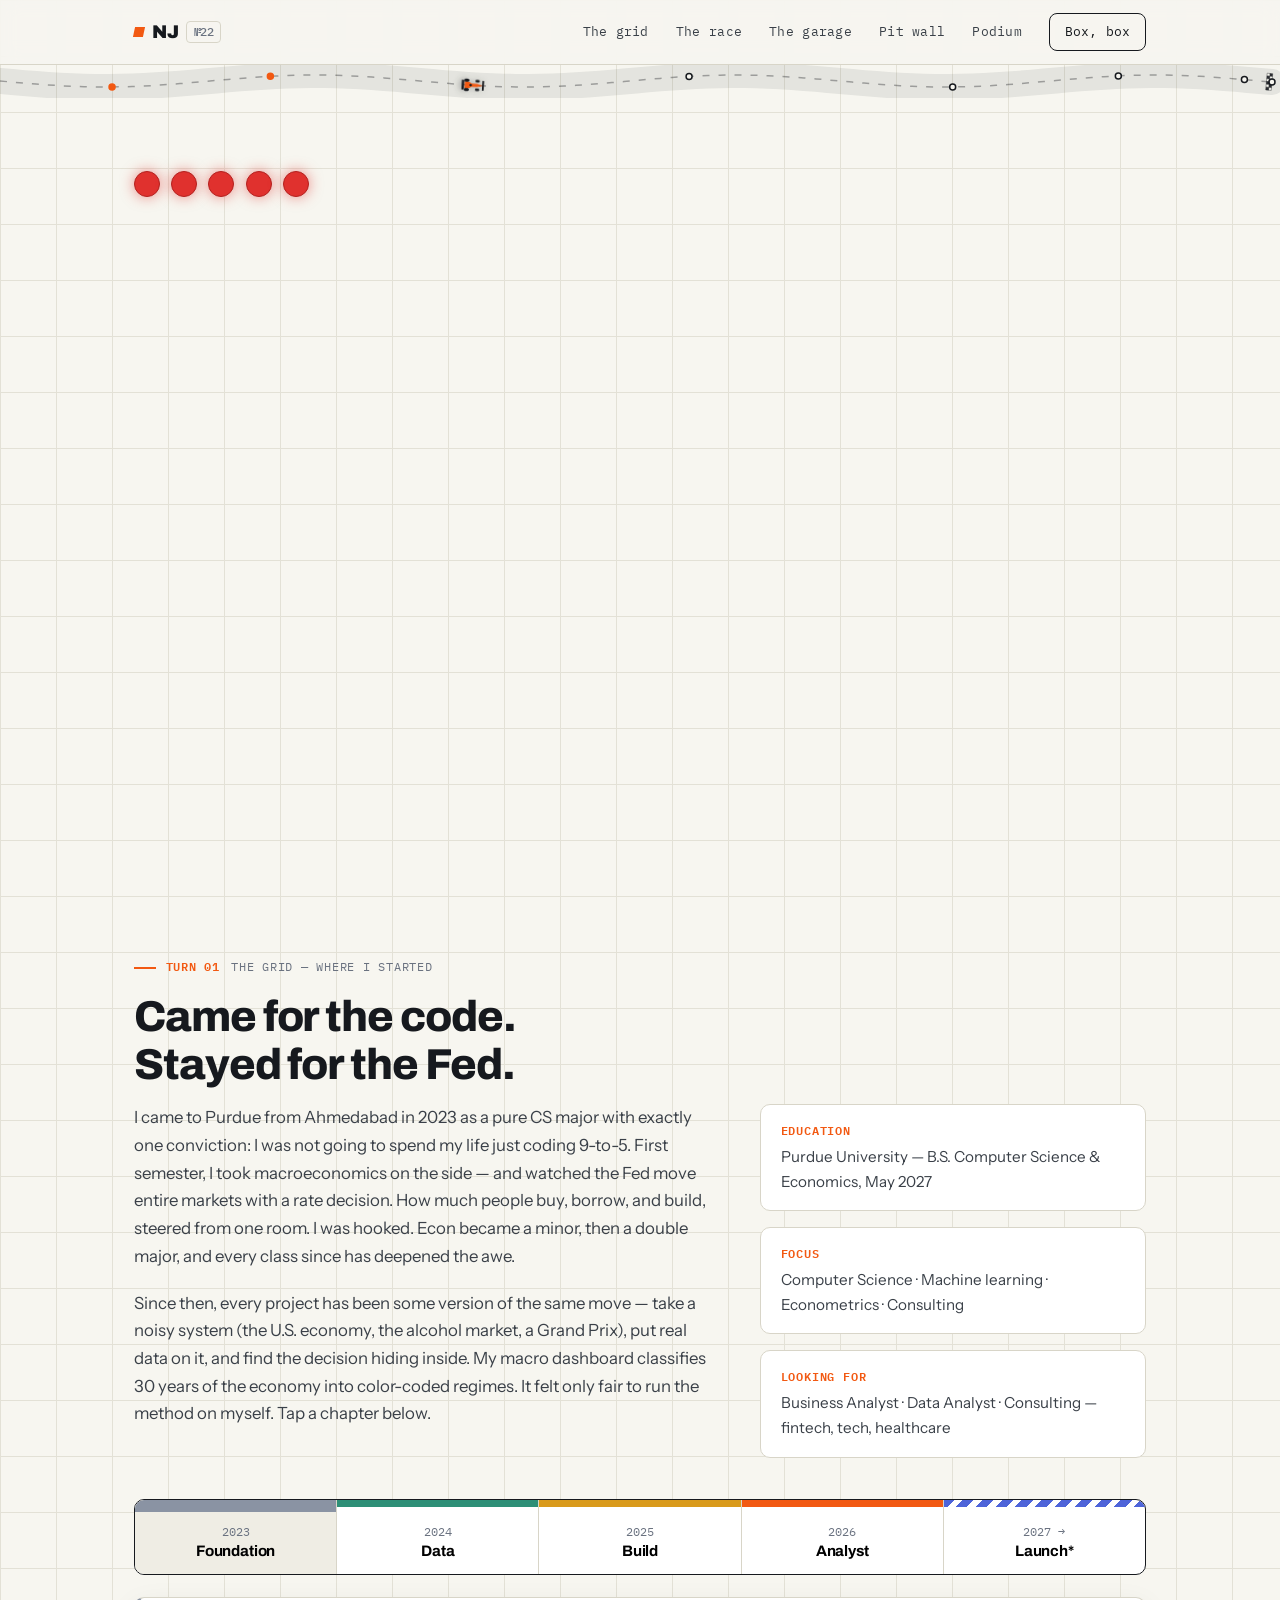
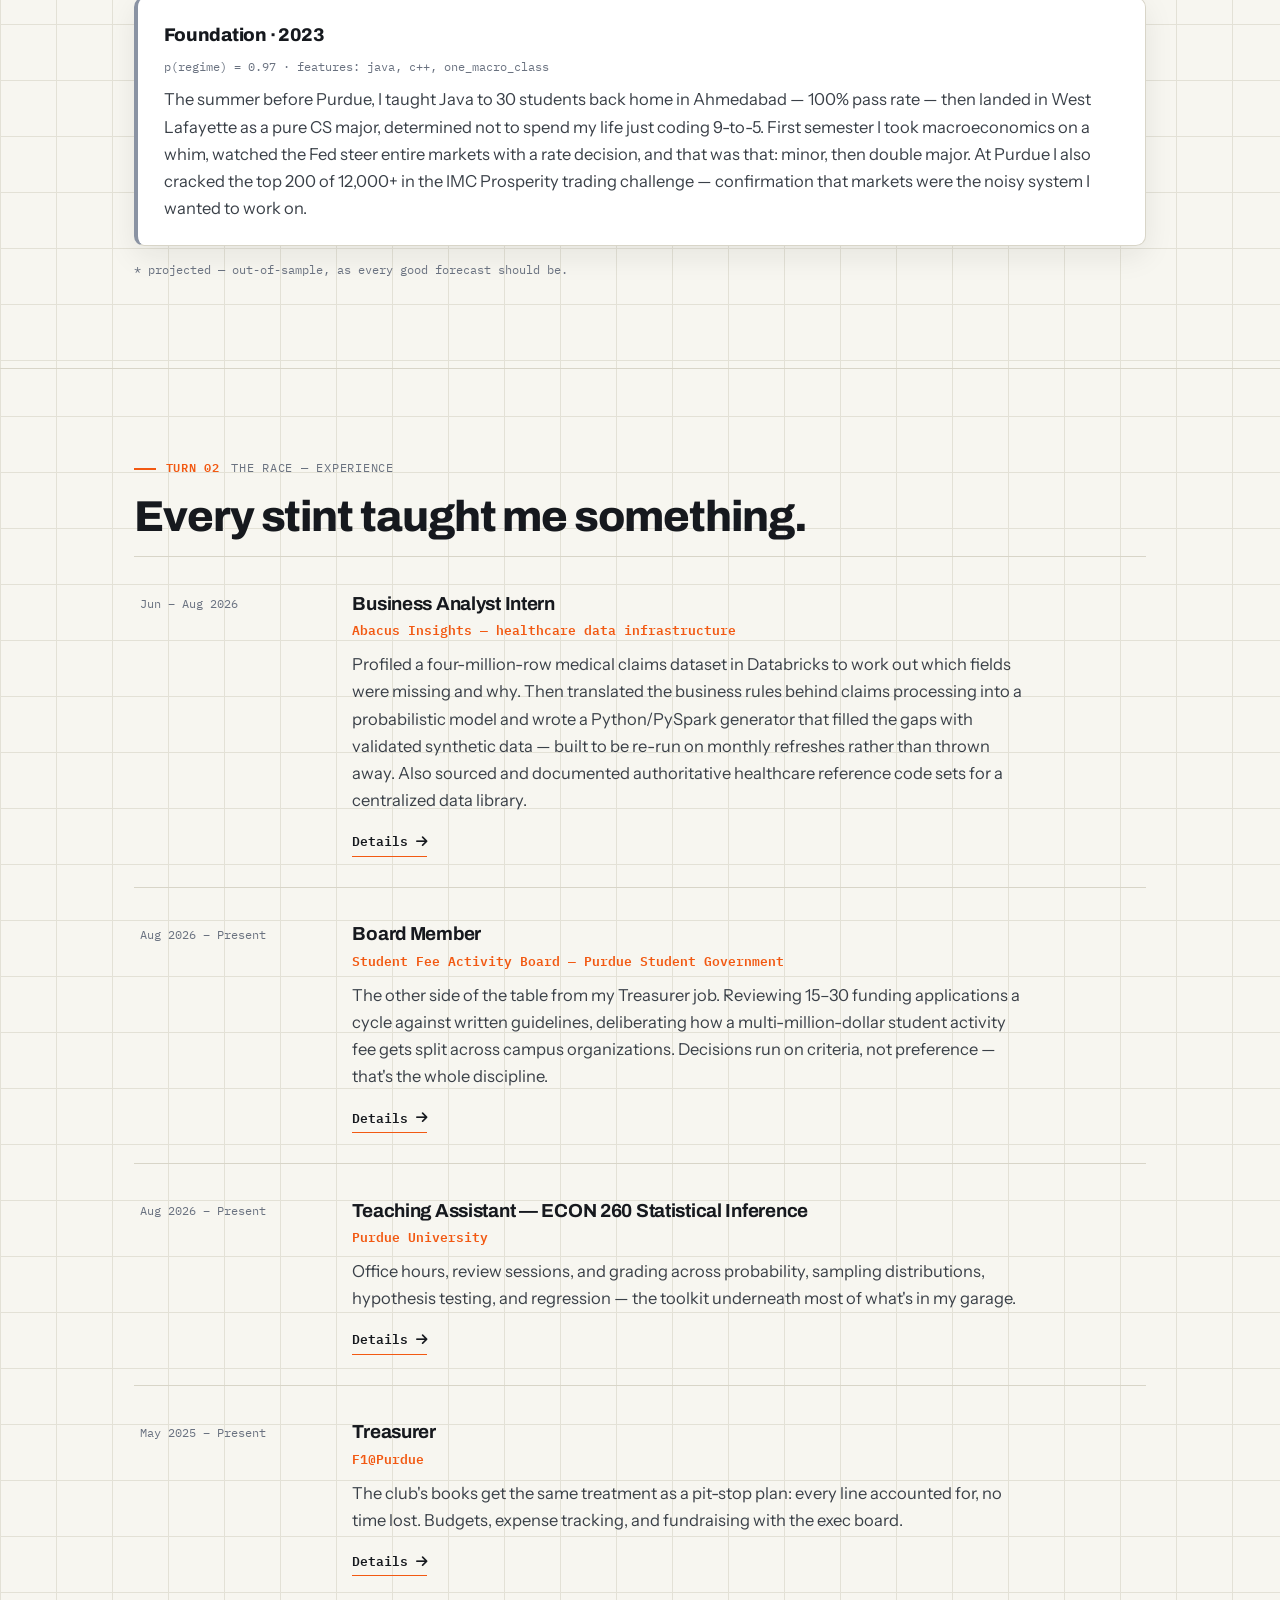
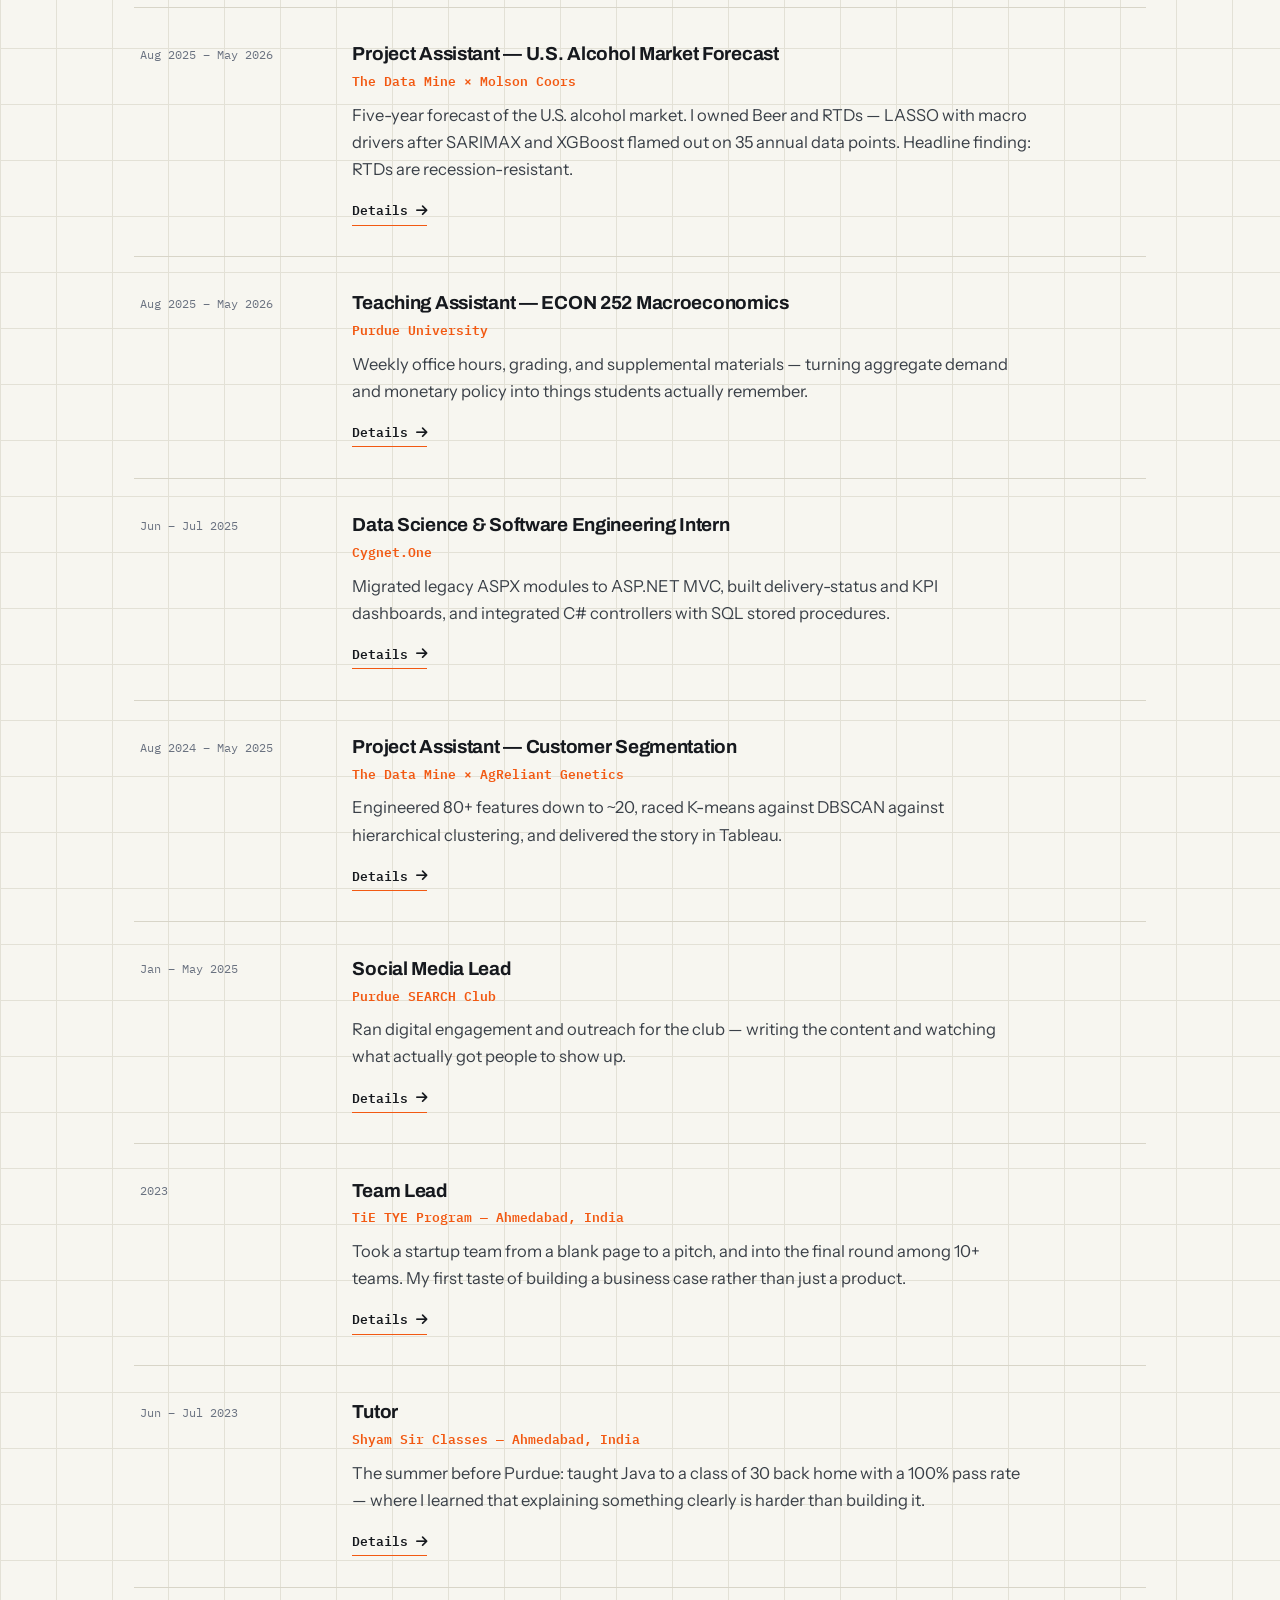
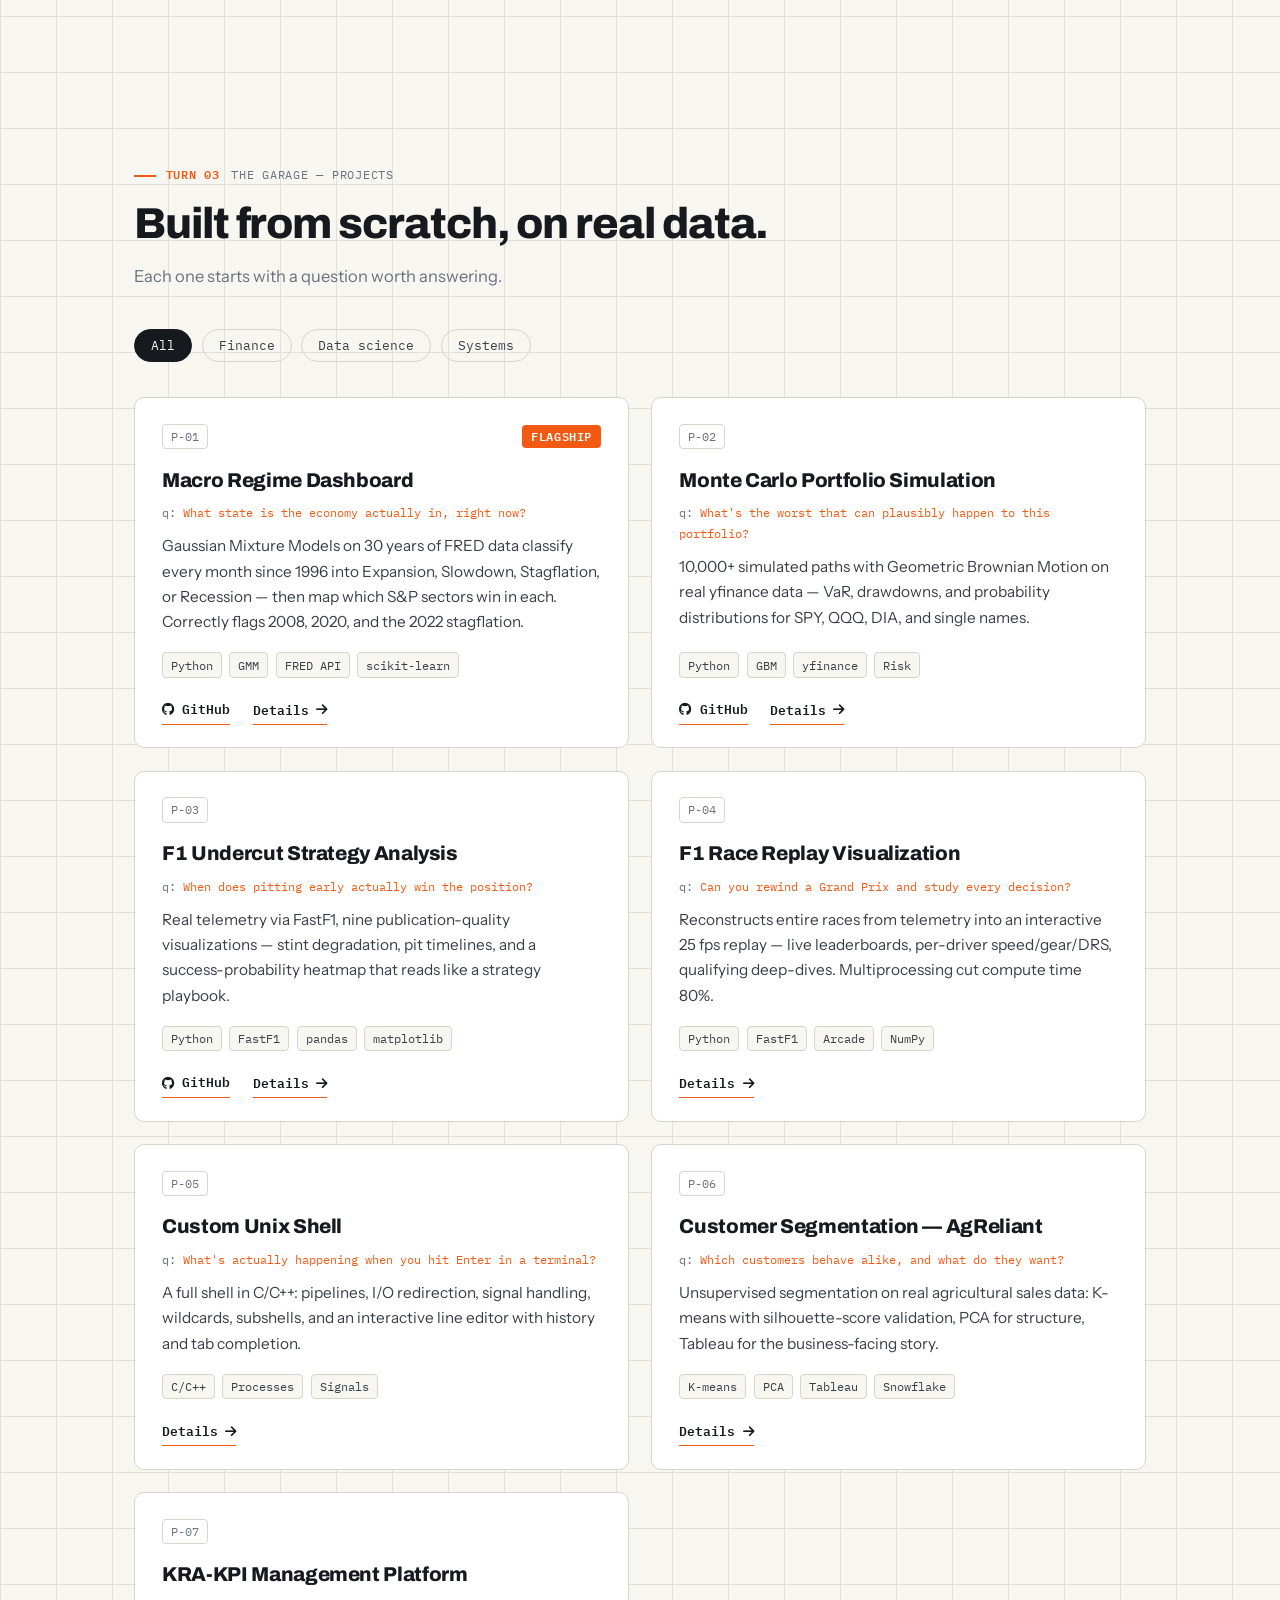
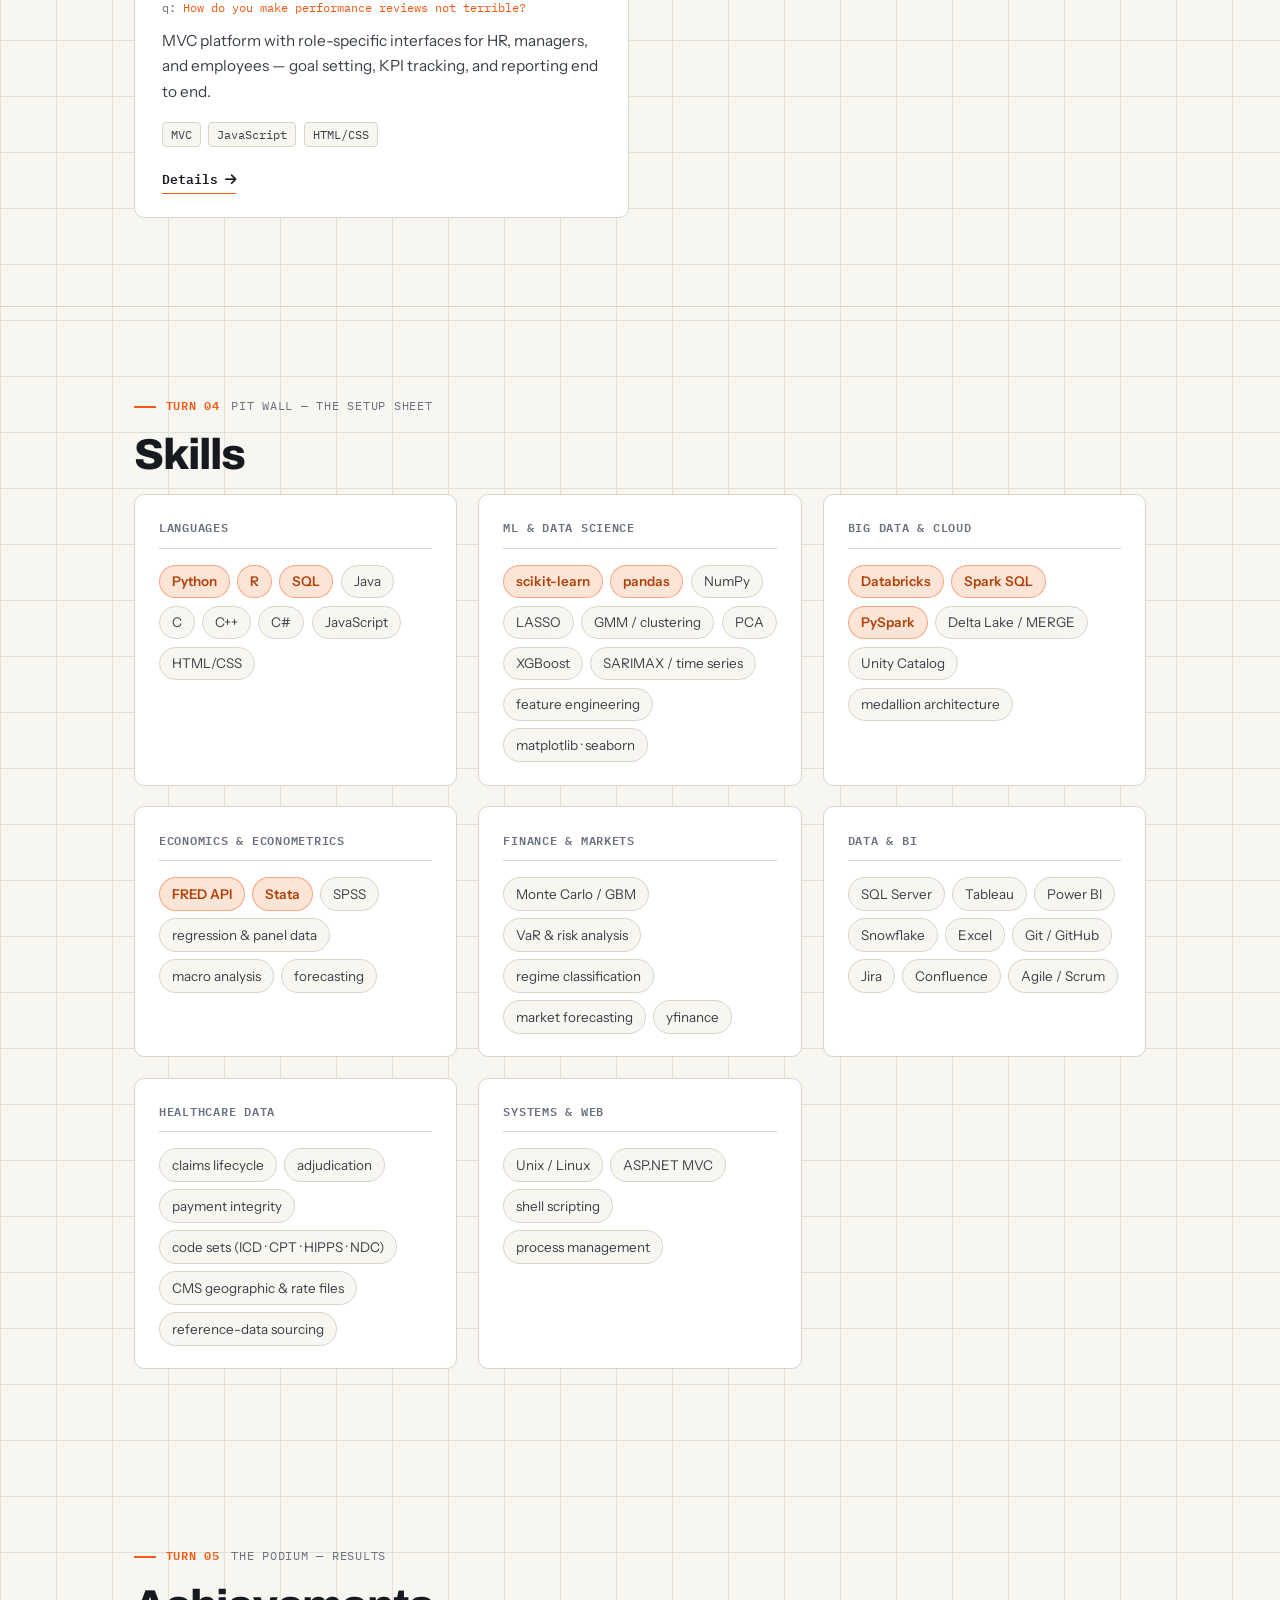
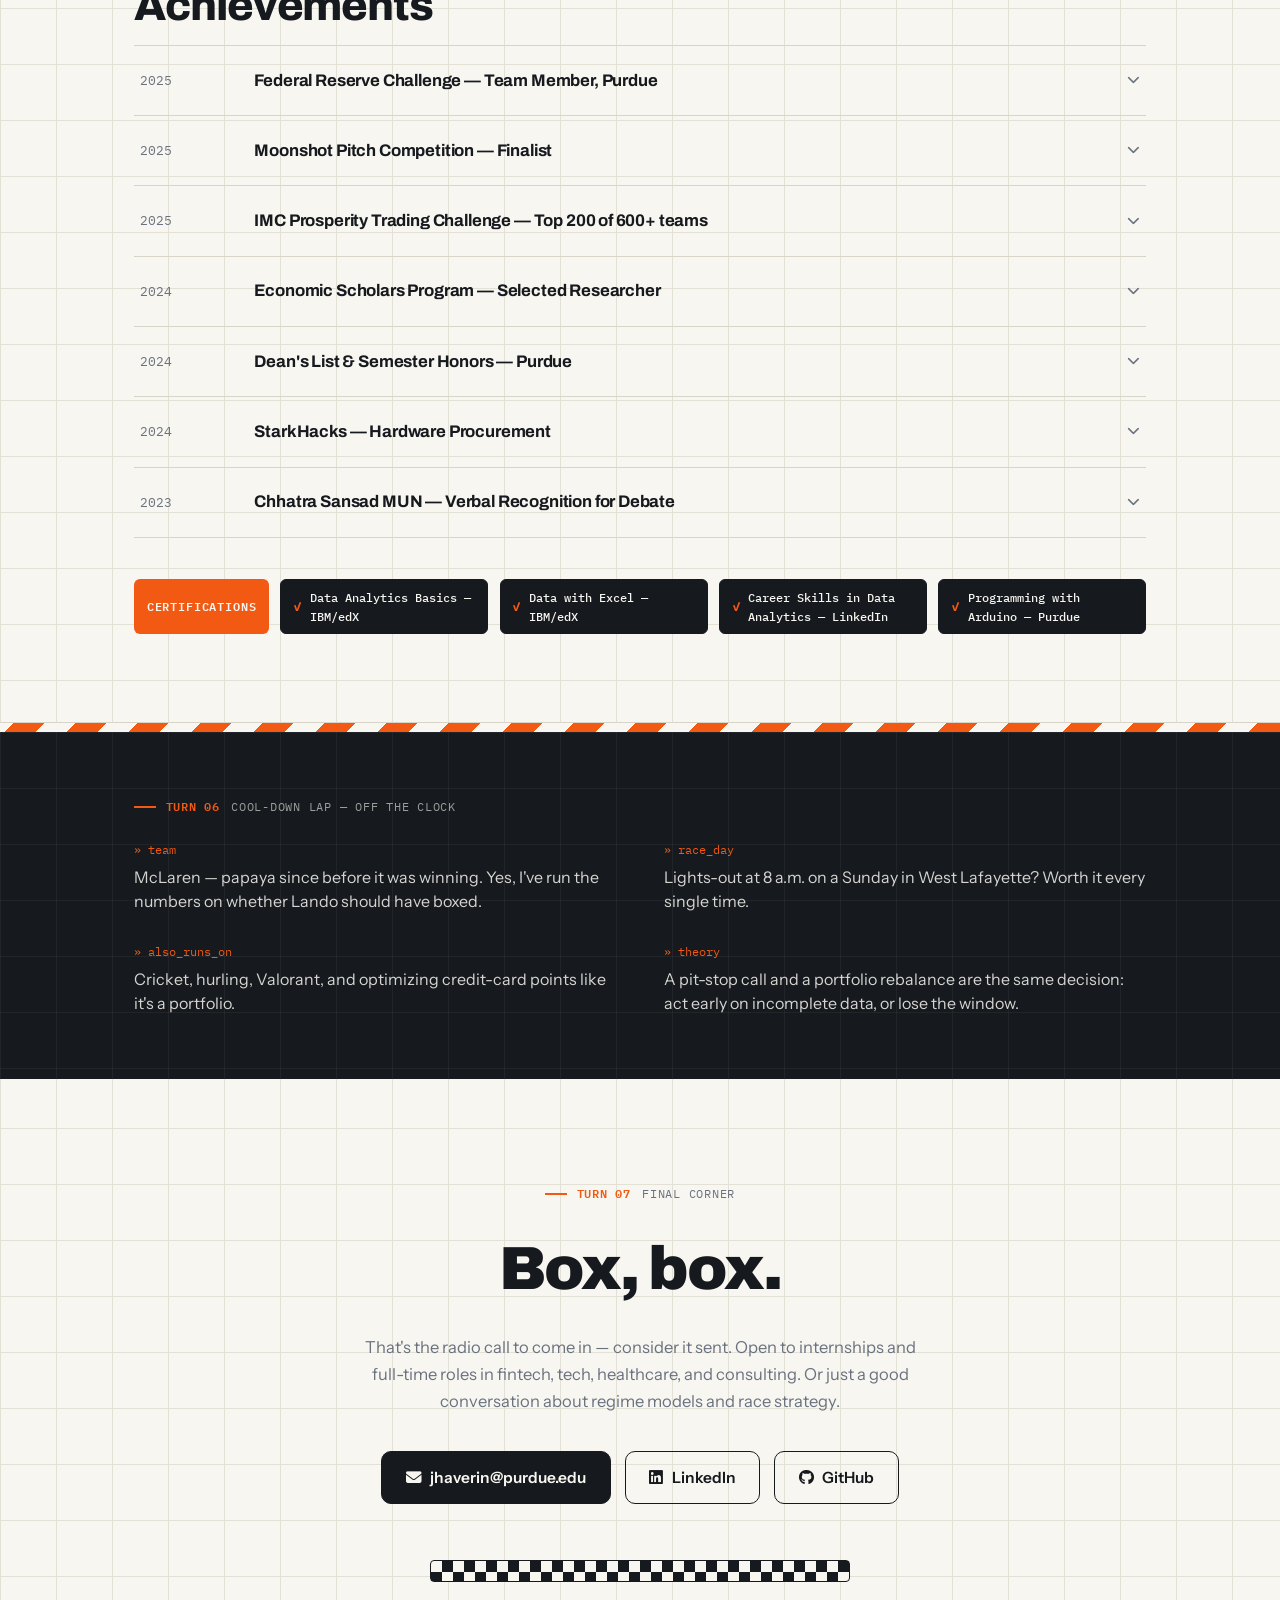
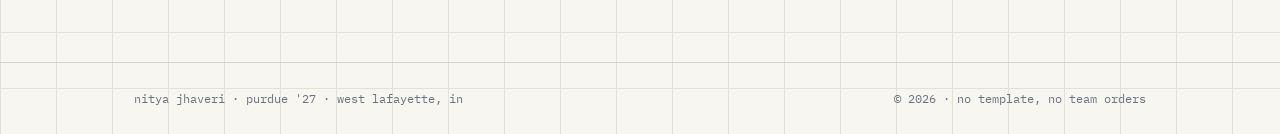
<file: v1.html>
<!DOCTYPE html>
<html lang="en">
<head>
    <meta charset="UTF-8">
    <meta name="viewport" content="width=device-width, initial-scale=1.0">
    <title>Nitya Jhaveri — CS × Economics, Purdue '27</title>
    <meta name="description" content="Nitya Jhaveri is a Computer Science and Economics senior at Purdue. One lap through his story: macro regime models, market forecasts for Molson Coors, F1 strategy analysis. Open to Business Analyst, Data Analyst, and consulting roles.">

    <link rel="preconnect" href="https://fonts.googleapis.com">
    <link rel="preconnect" href="https://fonts.gstatic.com" crossorigin>
    <link href="https://fonts.googleapis.com/css2?family=Archivo:wght@500;600;700;800;900&family=Instrument+Sans:wght@400;500;600&family=IBM+Plex+Mono:wght@400;500;600&display=swap" rel="stylesheet">

    <link rel="stylesheet" href="css/style.css">
    <link rel="stylesheet" href="https://cdnjs.cloudflare.com/ajax/libs/font-awesome/6.4.0/css/all.min.css">
</head>
<body>

    <!-- ===== The racing line (desktop: left rail; smaller screens: bar under nav) ===== -->
    <div class="track-rail" id="track-rail" aria-hidden="true"></div>
    <div class="track-top" id="track-top" aria-hidden="true"></div>

    <!-- ===== Navigation ===== -->
    <header class="nav" id="top">
        <div class="container nav-inner">
            <a href="#top" class="nav-brand"><span class="brand-tick"></span>NJ<span class="brand-no">№22</span></a>
            <nav class="nav-links" id="nav-links">
                <a href="#grid" class="nav-link">The grid</a>
                <a href="#race" class="nav-link">The race</a>
                <a href="#garage" class="nav-link">The garage</a>
                <a href="#pitwall" class="nav-link">Pit wall</a>
                <a href="#podium" class="nav-link">Podium</a>
                <a href="#contact" class="nav-link nav-link--cta">Box, box</a>
            </nav>
            <button class="nav-toggle" id="nav-toggle" aria-label="Open menu" aria-expanded="false">
                <span></span><span></span>
            </button>
        </div>
    </header>

    <main>

    <!-- ===== Hero — lights out ===== -->
    <section class="hero" id="hero">
        <div class="container">
            <div class="start-lights" id="start-lights" aria-hidden="true">
                <span class="start-light"></span>
                <span class="start-light"></span>
                <span class="start-light"></span>
                <span class="start-light"></span>
                <span class="start-light"></span>
            </div>
            <p class="hero-eyebrow">…and it's lights out and away we go.</p>

            <div class="hero-grid">
                <div class="hero-main">
                    <h1 class="hero-title">Nitya<br>Jhaveri</h1>
                    <p class="hero-role">I write code that understands <span class="accent-underline">markets</span>.</p>
                    <p class="hero-sub">Senior at Purdue, double-majoring in Computer Science and Economics. I've forecast the U.S. alcohol market for Molson Coors, classified 30 years of the economy into regimes, and modeled F1 pit strategy — because a pit-stop call and a portfolio call are the same decision. This page is one lap through how I got here.</p>
                    <div class="hero-actions">
                        <a href="#garage" class="btn btn-primary">See the work <i class="fas fa-arrow-right"></i></a>
                        <a href="https://drive.google.com/uc?export=download&id=1DFqtwEshFofSKiVTMA2ZvQz20uzu3YX1" target="_blank" rel="noopener" class="btn btn-ghost"><i class="fas fa-download"></i> Résumé</a>
                    </div>
                </div>

                <!-- Driver card -->
                <aside class="driver-card" aria-label="Driver card">
                    <div class="dc-head">
                        <span class="dc-no">22</span>
                        <span class="dc-flag">IND → USA</span>
                    </div>
                    <div class="dc-rows">
                        <div class="dc-row"><span>driver</span><strong>N. JHAVERI</strong></div>
                        <div class="dc-row"><span>team</span><strong>CS × ECONOMICS</strong></div>
                        <div class="dc-row"><span>home race</span><strong>WEST LAFAYETTE, IN</strong></div>
                        <div class="dc-row"><span>season</span><strong>SENIOR · CLASS OF '27</strong></div>
                        <div class="dc-row"><span>last seat</span><strong>BA INTERN @ ABACUS INSIGHTS</strong></div>
                        <div class="dc-row dc-row--hot"><span>seeking 2027</span><strong>BA · DA · CONSULTING</strong></div>
                    </div>
                    <p class="dc-note">№22 = my birthday — and yes, the 22 in github.com/Nityaj22. Non-negotiable.</p>
                </aside>
            </div>

            <p class="hero-hint" aria-hidden="true">scroll — the car follows the racing line <i class="fas fa-angles-down"></i></p>
        </div>
    </section>

    <!-- ===== Turn 1 — The grid ===== -->
    <section id="grid" class="section" data-turn="T1">
        <div class="container">
            <p class="turn reveal"><span class="turn-num">Turn 01</span> The grid — where I started</p>
            <h2 class="section-title reveal">Came for the code.<br>Stayed for the Fed.</h2>
            <div class="about-grid">
                <div class="about-text reveal">
                    <p>I came to Purdue from Ahmedabad in 2023 as a pure CS major with exactly one conviction: I was not going to spend my life just coding 9-to-5. First semester, I took macroeconomics on the side — and watched the Fed move entire markets with a rate decision. How much people buy, borrow, and build, steered from one room. I was hooked. Econ became a minor, then a double major, and every class since has deepened the awe.</p>
                    <p>Since then, every project has been some version of the same move — take a noisy system (the U.S. economy, the alcohol market, a Grand Prix), put real data on it, and find the decision hiding inside. My macro dashboard classifies 30 years of the economy into color-coded regimes. It felt only fair to run the method on myself. Tap a chapter below.</p>
                </div>
                <div class="about-facts reveal">
                    <div class="fact">
                        <span class="fact-label">Education</span>
                        <span class="fact-value">Purdue University — B.S. Computer Science &amp; Economics, May 2027</span>
                    </div>
                    <div class="fact">
                        <span class="fact-label">Focus</span>
                        <span class="fact-value">Computer Science · Machine learning · Econometrics · Consulting</span>
                    </div>
                    <div class="fact">
                        <span class="fact-label">Looking for</span>
                        <span class="fact-value">Business Analyst · Data Analyst · Consulting — fintech, tech, healthcare</span>
                    </div>
                </div>
            </div>

            <div class="regime-band reveal" role="list">
                <button class="regime r-foundation is-active" role="listitem" data-regime="foundation">
                    <span class="regime-years">2023</span>
                    <span class="regime-name">Foundation</span>
                </button>
                <button class="regime r-data" role="listitem" data-regime="data">
                    <span class="regime-years">2024</span>
                    <span class="regime-name">Data</span>
                </button>
                <button class="regime r-build" role="listitem" data-regime="build">
                    <span class="regime-years">2025</span>
                    <span class="regime-name">Build</span>
                </button>
                <button class="regime r-analyst" role="listitem" data-regime="analyst">
                    <span class="regime-years">2026</span>
                    <span class="regime-name">Analyst</span>
                </button>
                <button class="regime r-launch" role="listitem" data-regime="launch">
                    <span class="regime-years">2027 →</span>
                    <span class="regime-name">Launch*</span>
                </button>
            </div>
            <div class="regime-detail reveal" id="regime-detail" aria-live="polite"></div>
            <p class="regime-footnote reveal">* projected — out-of-sample, as every good forecast should be.</p>
        </div>
    </section>

    <!-- ===== Turn 2 — The race ===== -->
    <section id="race" class="section section--ruled" data-turn="T2">
        <div class="container">
            <p class="turn reveal"><span class="turn-num">Turn 02</span> The race — experience</p>
            <h2 class="section-title reveal">Every stint taught me something.</h2>

            <div class="xp-list">
                <article class="xp reveal" data-experience="abacus">
                    <div class="xp-meta"><span class="xp-dates">Jun – Aug 2026</span></div>
                    <div class="xp-body">
                        <h3 class="xp-role">Business Analyst Intern</h3>
                        <p class="xp-org">Abacus Insights — healthcare data infrastructure</p>
                        <p class="xp-desc">Profiled a four-million-row medical claims dataset in Databricks to work out which fields were missing and why. Then translated the business rules behind claims processing into a probabilistic model and wrote a Python/PySpark generator that filled the gaps with validated synthetic data — built to be re-run on monthly refreshes rather than thrown away. Also sourced and documented authoritative healthcare reference code sets for a centralized data library.</p>
                        <button class="link-btn xp-more">Details <i class="fas fa-arrow-right"></i></button>
                    </div>
                </article>

                <article class="xp reveal" data-experience="sfab">
                    <div class="xp-meta"><span class="xp-dates">Aug 2026 – Present</span></div>
                    <div class="xp-body">
                        <h3 class="xp-role">Board Member</h3>
                        <p class="xp-org">Student Fee Activity Board — Purdue Student Government</p>
                        <p class="xp-desc">The other side of the table from my Treasurer job. Reviewing 15–30 funding applications a cycle against written guidelines, deliberating how a multi-million-dollar student activity fee gets split across campus organizations. Decisions run on criteria, not preference — that's the whole discipline.</p>
                        <button class="link-btn xp-more">Details <i class="fas fa-arrow-right"></i></button>
                    </div>
                </article>

                <article class="xp reveal" data-experience="econ260">
                    <div class="xp-meta"><span class="xp-dates">Aug 2026 – Present</span></div>
                    <div class="xp-body">
                        <h3 class="xp-role">Teaching Assistant — ECON 260 Statistical Inference</h3>
                        <p class="xp-org">Purdue University</p>
                        <p class="xp-desc">Office hours, review sessions, and grading across probability, sampling distributions, hypothesis testing, and regression — the toolkit underneath most of what's in my garage.</p>
                        <button class="link-btn xp-more">Details <i class="fas fa-arrow-right"></i></button>
                    </div>
                </article>

                <article class="xp reveal" data-experience="f1purdue">
                    <div class="xp-meta"><span class="xp-dates">May 2025 – Present</span></div>
                    <div class="xp-body">
                        <h3 class="xp-role">Treasurer</h3>
                        <p class="xp-org">F1@Purdue</p>
                        <p class="xp-desc">The club's books get the same treatment as a pit-stop plan: every line accounted for, no time lost. Budgets, expense tracking, and fundraising with the exec board.</p>
                        <button class="link-btn xp-more">Details <i class="fas fa-arrow-right"></i></button>
                    </div>
                </article>

                <article class="xp reveal" data-experience="molsoncoors">
                    <div class="xp-meta"><span class="xp-dates">Aug 2025 – May 2026</span></div>
                    <div class="xp-body">
                        <h3 class="xp-role">Project Assistant — U.S. Alcohol Market Forecast</h3>
                        <p class="xp-org">The Data Mine × Molson Coors</p>
                        <p class="xp-desc">Five-year forecast of the U.S. alcohol market. I owned Beer and RTDs — LASSO with macro drivers after SARIMAX and XGBoost flamed out on 35 annual data points. Headline finding: RTDs are recession-resistant.</p>
                        <button class="link-btn xp-more">Details <i class="fas fa-arrow-right"></i></button>
                    </div>
                </article>

                <article class="xp reveal" data-experience="teaching">
                    <div class="xp-meta"><span class="xp-dates">Aug 2025 – May 2026</span></div>
                    <div class="xp-body">
                        <h3 class="xp-role">Teaching Assistant — ECON 252 Macroeconomics</h3>
                        <p class="xp-org">Purdue University</p>
                        <p class="xp-desc">Weekly office hours, grading, and supplemental materials — turning aggregate demand and monetary policy into things students actually remember.</p>
                        <button class="link-btn xp-more">Details <i class="fas fa-arrow-right"></i></button>
                    </div>
                </article>

                <article class="xp reveal" data-experience="cygnet">
                    <div class="xp-meta"><span class="xp-dates">Jun – Jul 2025</span></div>
                    <div class="xp-body">
                        <h3 class="xp-role">Data Science &amp; Software Engineering Intern</h3>
                        <p class="xp-org">Cygnet.One</p>
                        <p class="xp-desc">Migrated legacy ASPX modules to ASP.NET MVC, built delivery-status and KPI dashboards, and integrated C# controllers with SQL stored procedures.</p>
                        <button class="link-btn xp-more">Details <i class="fas fa-arrow-right"></i></button>
                    </div>
                </article>

                <article class="xp reveal" data-experience="datamine">
                    <div class="xp-meta"><span class="xp-dates">Aug 2024 – May 2025</span></div>
                    <div class="xp-body">
                        <h3 class="xp-role">Project Assistant — Customer Segmentation</h3>
                        <p class="xp-org">The Data Mine × AgReliant Genetics</p>
                        <p class="xp-desc">Engineered 80+ features down to ~20, raced K-means against DBSCAN against hierarchical clustering, and delivered the story in Tableau.</p>
                        <button class="link-btn xp-more">Details <i class="fas fa-arrow-right"></i></button>
                    </div>
                </article>

                <article class="xp reveal" data-experience="search">
                    <div class="xp-meta"><span class="xp-dates">Jan – May 2025</span></div>
                    <div class="xp-body">
                        <h3 class="xp-role">Social Media Lead</h3>
                        <p class="xp-org">Purdue SEARCH Club</p>
                        <p class="xp-desc">Ran digital engagement and outreach for the club — writing the content and watching what actually got people to show up.</p>
                        <button class="link-btn xp-more">Details <i class="fas fa-arrow-right"></i></button>
                    </div>
                </article>

                <article class="xp reveal" data-experience="tye">
                    <div class="xp-meta"><span class="xp-dates">2023</span></div>
                    <div class="xp-body">
                        <h3 class="xp-role">Team Lead</h3>
                        <p class="xp-org">TiE TYE Program — Ahmedabad, India</p>
                        <p class="xp-desc">Took a startup team from a blank page to a pitch, and into the final round among 10+ teams. My first taste of building a business case rather than just a product.</p>
                        <button class="link-btn xp-more">Details <i class="fas fa-arrow-right"></i></button>
                    </div>
                </article>

                <article class="xp reveal" data-experience="tutor">
                    <div class="xp-meta"><span class="xp-dates">Jun – Jul 2023</span></div>
                    <div class="xp-body">
                        <h3 class="xp-role">Tutor</h3>
                        <p class="xp-org">Shyam Sir Classes — Ahmedabad, India</p>
                        <p class="xp-desc">The summer before Purdue: taught Java to a class of 30 back home with a 100% pass rate — where I learned that explaining something clearly is harder than building it.</p>
                        <button class="link-btn xp-more">Details <i class="fas fa-arrow-right"></i></button>
                    </div>
                </article>
            </div>
        </div>
    </section>

    <!-- ===== Turn 3 — The garage ===== -->
    <section id="garage" class="section" data-turn="T3">
        <div class="container">
            <p class="turn reveal"><span class="turn-num">Turn 03</span> The garage — projects</p>
            <h2 class="section-title reveal">Built from scratch, on real data.</h2>
            <p class="section-sub reveal">Each one starts with a question worth answering.</p>

            <div class="filters reveal" role="tablist">
                <button class="filter is-active" data-filter="all">All</button>
                <button class="filter" data-filter="finance">Finance</button>
                <button class="filter" data-filter="data-science">Data science</button>
                <button class="filter" data-filter="systems">Systems</button>
            </div>

            <div class="projects-grid">
                <article class="project reveal" data-category="data-science finance" data-project="macro-regime">
                    <div class="project-head">
                        <span class="project-id">P-01</span>
                        <span class="project-tagline">Flagship</span>
                    </div>
                    <h3 class="project-title">Macro Regime Dashboard</h3>
                    <p class="project-q">What state is the economy actually in, right now?</p>
                    <p class="project-desc">Gaussian Mixture Models on 30 years of FRED data classify every month since 1996 into Expansion, Slowdown, Stagflation, or Recession — then map which S&amp;P sectors win in each. Correctly flags 2008, 2020, and the 2022 stagflation.</p>
                    <div class="project-tags"><span>Python</span><span>GMM</span><span>FRED API</span><span>scikit-learn</span></div>
                    <div class="project-links">
                        <a href="https://github.com/Nityaj22/AI_ML_Projects/tree/main/Macro_Regime" target="_blank" rel="noopener" class="link-btn"><i class="fab fa-github"></i> GitHub</a>
                        <button class="link-btn project-more">Details <i class="fas fa-arrow-right"></i></button>
                    </div>
                </article>

                <article class="project reveal" data-category="data-science finance" data-project="monte-carlo">
                    <div class="project-head"><span class="project-id">P-02</span></div>
                    <h3 class="project-title">Monte Carlo Portfolio Simulation</h3>
                    <p class="project-q">What's the worst that can plausibly happen to this portfolio?</p>
                    <p class="project-desc">10,000+ simulated paths with Geometric Brownian Motion on real yfinance data — VaR, drawdowns, and probability distributions for SPY, QQQ, DIA, and single names.</p>
                    <div class="project-tags"><span>Python</span><span>GBM</span><span>yfinance</span><span>Risk</span></div>
                    <div class="project-links">
                        <a href="https://github.com/Nityaj22/AI_ML_Projects/tree/main/Monte_Carlo_Models" target="_blank" rel="noopener" class="link-btn"><i class="fab fa-github"></i> GitHub</a>
                        <button class="link-btn project-more">Details <i class="fas fa-arrow-right"></i></button>
                    </div>
                </article>

                <article class="project reveal" data-category="data-science" data-project="f1-undercut">
                    <div class="project-head"><span class="project-id">P-03</span></div>
                    <h3 class="project-title">F1 Undercut Strategy Analysis</h3>
                    <p class="project-q">When does pitting early actually win the position?</p>
                    <p class="project-desc">Real telemetry via FastF1, nine publication-quality visualizations — stint degradation, pit timelines, and a success-probability heatmap that reads like a strategy playbook.</p>
                    <div class="project-tags"><span>Python</span><span>FastF1</span><span>pandas</span><span>matplotlib</span></div>
                    <div class="project-links">
                        <a href="https://github.com/Nityaj22/AI_ML_Projects/tree/main/f1_undercut" target="_blank" rel="noopener" class="link-btn"><i class="fab fa-github"></i> GitHub</a>
                        <button class="link-btn project-more">Details <i class="fas fa-arrow-right"></i></button>
                    </div>
                </article>

                <article class="project reveal" data-category="data-science" data-project="f1-race-replay">
                    <div class="project-head"><span class="project-id">P-04</span></div>
                    <h3 class="project-title">F1 Race Replay Visualization</h3>
                    <p class="project-q">Can you rewind a Grand Prix and study every decision?</p>
                    <p class="project-desc">Reconstructs entire races from telemetry into an interactive 25 fps replay — live leaderboards, per-driver speed/gear/DRS, qualifying deep-dives. Multiprocessing cut compute time 80%.</p>
                    <div class="project-tags"><span>Python</span><span>FastF1</span><span>Arcade</span><span>NumPy</span></div>
                    <div class="project-links">
                        <button class="link-btn project-more">Details <i class="fas fa-arrow-right"></i></button>
                    </div>
                </article>

                <article class="project reveal" data-category="systems" data-project="unix-shell">
                    <div class="project-head"><span class="project-id">P-05</span></div>
                    <h3 class="project-title">Custom Unix Shell</h3>
                    <p class="project-q">What's actually happening when you hit Enter in a terminal?</p>
                    <p class="project-desc">A full shell in C/C++: pipelines, I/O redirection, signal handling, wildcards, subshells, and an interactive line editor with history and tab completion.</p>
                    <div class="project-tags"><span>C/C++</span><span>Processes</span><span>Signals</span></div>
                    <div class="project-links">
                        <button class="link-btn project-more">Details <i class="fas fa-arrow-right"></i></button>
                    </div>
                </article>

                <article class="project reveal" data-category="data-science" data-project="agreliant-dashboard">
                    <div class="project-head"><span class="project-id">P-06</span></div>
                    <h3 class="project-title">Customer Segmentation — AgReliant</h3>
                    <p class="project-q">Which customers behave alike, and what do they want?</p>
                    <p class="project-desc">Unsupervised segmentation on real agricultural sales data: K-means with silhouette-score validation, PCA for structure, Tableau for the business-facing story.</p>
                    <div class="project-tags"><span>K-means</span><span>PCA</span><span>Tableau</span><span>Snowflake</span></div>
                    <div class="project-links">
                        <button class="link-btn project-more">Details <i class="fas fa-arrow-right"></i></button>
                    </div>
                </article>

                <article class="project reveal" data-category="systems" data-project="kra-kpi-platform">
                    <div class="project-head"><span class="project-id">P-07</span></div>
                    <h3 class="project-title">KRA-KPI Management Platform</h3>
                    <p class="project-q">How do you make performance reviews not terrible?</p>
                    <p class="project-desc">MVC platform with role-specific interfaces for HR, managers, and employees — goal setting, KPI tracking, and reporting end to end.</p>
                    <div class="project-tags"><span>MVC</span><span>JavaScript</span><span>HTML/CSS</span></div>
                    <div class="project-links">
                        <button class="link-btn project-more">Details <i class="fas fa-arrow-right"></i></button>
                    </div>
                </article>
            </div>
        </div>
    </section>

    <!-- ===== Turn 4 — Pit wall ===== -->
    <section id="pitwall" class="section section--ruled" data-turn="T4">
        <div class="container">
            <p class="turn reveal"><span class="turn-num">Turn 04</span> Pit wall — the setup sheet</p>
            <h2 class="section-title reveal">Skills</h2>

            <div class="skills-grid">
                <div class="skill-group reveal">
                    <h3 class="skill-group-title">Languages</h3>
                    <div class="pills">
                        <span class="pill pill--hot">Python</span><span class="pill pill--hot">R</span><span class="pill pill--hot">SQL</span><span class="pill">Java</span><span class="pill">C</span><span class="pill">C++</span><span class="pill">C#</span><span class="pill">JavaScript</span><span class="pill">HTML/CSS</span>
                    </div>
                </div>
                <div class="skill-group reveal">
                    <h3 class="skill-group-title">ML &amp; Data Science</h3>
                    <div class="pills">
                        <span class="pill pill--hot">scikit-learn</span><span class="pill pill--hot">pandas</span><span class="pill">NumPy</span><span class="pill">LASSO</span><span class="pill">GMM / clustering</span><span class="pill">PCA</span><span class="pill">XGBoost</span><span class="pill">SARIMAX / time series</span><span class="pill">feature engineering</span><span class="pill">matplotlib · seaborn</span>
                    </div>
                </div>
                <div class="skill-group reveal">
                    <h3 class="skill-group-title">Big Data &amp; Cloud</h3>
                    <div class="pills">
                        <span class="pill pill--hot">Databricks</span><span class="pill pill--hot">Spark SQL</span><span class="pill pill--hot">PySpark</span><span class="pill">Delta Lake / MERGE</span><span class="pill">Unity Catalog</span><span class="pill">medallion architecture</span>
                    </div>
                </div>
                <div class="skill-group reveal">
                    <h3 class="skill-group-title">Economics &amp; Econometrics</h3>
                    <div class="pills">
                        <span class="pill pill--hot">FRED API</span><span class="pill pill--hot">Stata</span><span class="pill">SPSS</span><span class="pill">regression &amp; panel data</span><span class="pill">macro analysis</span><span class="pill">forecasting</span>
                    </div>
                </div>
                <div class="skill-group reveal">
                    <h3 class="skill-group-title">Finance &amp; Markets</h3>
                    <div class="pills">
                        <span class="pill">Monte Carlo / GBM</span><span class="pill">VaR &amp; risk analysis</span><span class="pill">regime classification</span><span class="pill">market forecasting</span><span class="pill">yfinance</span>
                    </div>
                </div>
                <div class="skill-group reveal">
                    <h3 class="skill-group-title">Data &amp; BI</h3>
                    <div class="pills">
                        <span class="pill">SQL Server</span><span class="pill">Tableau</span><span class="pill">Power BI</span><span class="pill">Snowflake</span><span class="pill">Excel</span><span class="pill">Git / GitHub</span><span class="pill">Jira</span><span class="pill">Confluence</span><span class="pill">Agile / Scrum</span>
                    </div>
                </div>
                <div class="skill-group reveal">
                    <h3 class="skill-group-title">Healthcare Data</h3>
                    <div class="pills">
                        <span class="pill">claims lifecycle</span><span class="pill">adjudication</span><span class="pill">payment integrity</span><span class="pill">code sets (ICD · CPT · HIPPS · NDC)</span><span class="pill">CMS geographic &amp; rate files</span><span class="pill">reference-data sourcing</span>
                    </div>
                </div>
                <div class="skill-group reveal">
                    <h3 class="skill-group-title">Systems &amp; Web</h3>
                    <div class="pills">
                        <span class="pill">Unix / Linux</span><span class="pill">ASP.NET MVC</span><span class="pill">shell scripting</span><span class="pill">process management</span>
                    </div>
                </div>
            </div>
        </div>
    </section>

    <!-- ===== Turn 5 — Podium ===== -->
    <section id="podium" class="section" data-turn="T5">
        <div class="container">
            <p class="turn reveal"><span class="turn-num">Turn 05</span> The podium — results</p>
            <h2 class="section-title reveal">Achievements</h2>

            <div class="ach-list">
                <details class="ach reveal">
                    <summary>
                        <span class="ach-year">2025</span>
                        <span class="ach-title">Federal Reserve Challenge — Team Member, Purdue</span>
                        <i class="fas fa-chevron-down ach-chev"></i>
                    </summary>
                    <div class="ach-body">
                        <p>Selected to Purdue's team for the national monetary-policy competition. Built economic forecasts and policy recommendations, with a research focus on how policy hits different socioeconomic groups, housing markets, and labor force participation.</p>
                    </div>
                </details>
                <details class="ach reveal">
                    <summary>
                        <span class="ach-year">2025</span>
                        <span class="ach-title">Moonshot Pitch Competition — Finalist</span>
                        <i class="fas fa-chevron-down ach-chev"></i>
                    </summary>
                    <div class="ach-body">
                        <p>Reached the final round among 20+ teams university-wide in Purdue's startup pitch competition.</p>
                    </div>
                </details>
                <details class="ach reveal">
                    <summary>
                        <span class="ach-year">2025</span>
                        <span class="ach-title">IMC Prosperity Trading Challenge — Top 200 of 600+ teams</span>
                        <i class="fas fa-chevron-down ach-chev"></i>
                    </summary>
                    <div class="ach-body">
                        <p>15-day global trading simulation with 12,000+ participants. Wrote Python trading algorithms across multiple asset classes, adapted to shifting market conditions, and outperformed the majority of teams on portfolio growth and risk management. The competition that pointed me at markets for good.</p>
                    </div>
                </details>
                <details class="ach reveal">
                    <summary>
                        <span class="ach-year">2024</span>
                        <span class="ach-title">Economic Scholars Program — Selected Researcher</span>
                        <i class="fas fa-chevron-down ach-chev"></i>
                    </summary>
                    <div class="ach-body">
                        <p>One of 12–15 students selected for advanced economic research at Purdue. Studied digital currency models and payment systems; presented findings to faculty and industry professionals.</p>
                    </div>
                </details>
                <details class="ach reveal">
                    <summary>
                        <span class="ach-year">2024</span>
                        <span class="ach-title">Dean's List &amp; Semester Honors — Purdue</span>
                        <i class="fas fa-chevron-down ach-chev"></i>
                    </summary>
                    <div class="ach-body">
                        <p>Named to the Dean's List and awarded Semester Honors in Spring 2024 and Fall 2024.</p>
                    </div>
                </details>
                <details class="ach reveal">
                    <summary>
                        <span class="ach-year">2024</span>
                        <span class="ach-title">StarkHacks — Hardware Procurement</span>
                        <i class="fas fa-chevron-down ach-chev"></i>
                    </summary>
                    <div class="ach-body">
                        <p>Coordinated hardware procurement for the hackathon and built the cost model behind it — a formatted budget with Indiana tax calculated in, so nobody had to guess what a component actually cost.</p>
                    </div>
                </details>
                <details class="ach reveal">
                    <summary>
                        <span class="ach-year">2023</span>
                        <span class="ach-title">Chhatra Sansad MUN — Verbal Recognition for Debate</span>
                        <i class="fas fa-chevron-down ach-chev"></i>
                    </summary>
                    <div class="ach-body">
                        <p>Recognized for debate at the Chhatra Sansad Model UN in Ahmedabad — arguing a position under pressure, which turns out to be most of consulting.</p>
                    </div>
                </details>
            </div>

            <div class="certs reveal">
                <span class="certs-label">Certifications</span>
                <span class="cert">Data Analytics Basics — IBM/edX</span>
                <span class="cert">Data with Excel — IBM/edX</span>
                <span class="cert">Career Skills in Data Analytics — LinkedIn</span>
                <span class="cert">Programming with Arduino — Purdue</span>
            </div>
        </div>
    </section>

    <!-- ===== Turn 6 — Cool-down lap ===== -->
    <div class="kerb" aria-hidden="true"></div>
    <section class="section paddock" data-turn="T6">
        <div class="container">
            <p class="turn reveal"><span class="turn-num">Turn 06</span> Cool-down lap — off the clock</p>
            <div class="paddock-row reveal">
                <div class="paddock-item">
                    <span class="paddock-key">team</span>
                    <span class="paddock-val">McLaren — papaya since before it was winning. Yes, I've run the numbers on whether Lando should have boxed.</span>
                </div>
                <div class="paddock-item">
                    <span class="paddock-key">race_day</span>
                    <span class="paddock-val">Lights-out at 8 a.m. on a Sunday in West Lafayette? Worth it every single time.</span>
                </div>
                <div class="paddock-item">
                    <span class="paddock-key">also_runs_on</span>
                    <span class="paddock-val">Cricket, hurling, Valorant, and optimizing credit-card points like it's a portfolio.</span>
                </div>
                <div class="paddock-item">
                    <span class="paddock-key">theory</span>
                    <span class="paddock-val">A pit-stop call and a portfolio rebalance are the same decision: act early on incomplete data, or lose the window.</span>
                </div>
            </div>
        </div>
    </section>

    <!-- ===== Turn 7 — Box, box ===== -->
    <section id="contact" class="section contact" data-turn="T7">
        <div class="container">
            <p class="turn reveal turn--center"><span class="turn-num">Turn 07</span> Final corner</p>
            <h2 class="contact-title reveal">Box, box.</h2>
            <p class="contact-sub reveal">That's the radio call to come in — consider it sent. Open to internships and full-time roles in fintech, tech, healthcare, and consulting. Or just a good conversation about regime models and race strategy.</p>
            <div class="contact-actions reveal">
                <a class="btn btn-primary" href="mailto:jhaverin@purdue.edu"><i class="fas fa-envelope"></i> jhaverin@purdue.edu</a>
                <a class="btn btn-ghost" href="https://www.linkedin.com/in/nityajhaveri" target="_blank" rel="noopener"><i class="fab fa-linkedin"></i> LinkedIn</a>
                <a class="btn btn-ghost" href="https://github.com/Nityaj22" target="_blank" rel="noopener"><i class="fab fa-github"></i> GitHub</a>
            </div>
            <p class="contact-finish reveal" aria-hidden="true"></p>
        </div>
    </section>

    </main>

    <!-- ===== Footer ===== -->
    <footer class="footer">
        <div class="container footer-inner">
            <span class="footer-mono">nitya jhaveri · purdue '27 · west lafayette, in</span>
            <span class="footer-mono">© 2026 · no template, no team orders</span>
        </div>
    </footer>

    <!-- ===== Modal ===== -->
    <div class="modal" id="modal" aria-hidden="true">
        <div class="modal-overlay" data-close></div>
        <div class="modal-box" role="dialog" aria-modal="true" aria-labelledby="modal-title">
            <div class="modal-head">
                <h3 id="modal-title" class="modal-title"></h3>
                <button class="modal-close" data-close aria-label="Close">&times;</button>
            </div>
            <div class="modal-body" id="modal-body"></div>
        </div>
    </div>

    <script src="js/main.js"></script>
</body>
</html>
</file>
<file: css/style.css>
/* ============================================================
   Nitya Jhaveri — portfolio
   The page is one lap. Chart-paper base, ink type, papaya car.
   ============================================================ */

:root {
    --paper: #F7F6F0;
    --paper-deep: #EFEDE4;
    --ink: #16191E;
    --ink-soft: #3A4048;
    --muted: #6A7280;
    --grid: #E3E1D6;
    --line: #D8D5C8;
    --papaya: #F25912;
    --papaya-soft: #FCE4D6;

    --rg-foundation: #8A93A3;
    --rg-data: #2E8F77;
    --rg-build: #D99A1B;
    --rg-analyst: #F25912;
    --rg-launch: #4E64D9;

    --display: 'Archivo', sans-serif;
    --body: 'Instrument Sans', sans-serif;
    --mono: 'IBM Plex Mono', monospace;

    --maxw: 1060px;
    --radius: 10px;
    --shadow: 0 10px 30px rgba(22, 25, 30, 0.08);
    --rail-w: 110px; /* desktop racing-line gutter */
}

* { margin: 0; padding: 0; box-sizing: border-box; }
html { scroll-behavior: smooth; }

body {
    font-family: var(--body);
    background-color: var(--paper);
    background-image:
        linear-gradient(var(--grid) 1px, transparent 1px),
        linear-gradient(90deg, var(--grid) 1px, transparent 1px);
    background-size: 56px 56px;
    color: var(--ink);
    line-height: 1.65;
    font-size: 16.5px;
    overflow-x: hidden;
    -webkit-font-smoothing: antialiased;
}

.container {
    width: 100%;
    max-width: var(--maxw);
    margin: 0 auto;
    padding: 0 1.5rem;
}

a { color: var(--ink); text-decoration: none; }
img { max-width: 100%; height: auto; }
button { font-family: inherit; cursor: pointer; }

::selection { background: var(--papaya); color: #fff; }
.paddock ::selection, .paddock::selection { background: var(--paper); color: var(--ink); }

/* ============================================================
   The racing line — desktop left rail + compact top track
   ============================================================ */

.track-rail {
    position: fixed;
    top: 0;
    left: 0;
    width: var(--rail-w);
    height: 100vh;
    z-index: 50;
    pointer-events: none;
    display: none; /* JS + media query enable */
}

.track-rail svg { width: 100%; height: 100%; display: block; }

.track-top {
    position: fixed;
    top: 64px;
    left: 0;
    right: 0;
    height: 34px;
    z-index: 90;
    pointer-events: none;
    display: none;
}

.track-top svg { width: 100%; height: 100%; display: block; }

@media (min-width: 1340px) {
    .track-rail { display: block; }
}

@media (max-width: 1339.98px) {
    .track-top { display: block; }
    main { padding-top: 34px; }
}

/* track drawing */
.track-asphalt {
    fill: none;
    stroke: var(--ink);
    stroke-opacity: 0.08;
    stroke-width: 26;
    stroke-linecap: round;
}

.track-center {
    fill: none;
    stroke: var(--ink);
    stroke-opacity: 0.35;
    stroke-width: 1.5;
    stroke-dasharray: 7 9;
}

.track-turn-dot { fill: var(--paper); stroke: var(--ink); stroke-width: 1.5; }
.track-turn-dot.passed { fill: var(--papaya); stroke: var(--papaya); }

.track-turn-label {
    font-family: var(--mono);
    font-size: 10px;
    fill: var(--muted);
}

.track-finish { opacity: 0.9; }

/* the car */
.car .tyre { fill: var(--ink); rx: 1.5; }
.car .body { fill: var(--papaya); }
.car .wing { fill: var(--ink); }
.car .cockpit { fill: var(--ink); }
.car { filter: drop-shadow(0 2px 3px rgba(22,25,30,0.35)); }

/* ---------- shared text styles ---------- */

.turn {
    font-family: var(--mono);
    font-size: 0.78rem;
    letter-spacing: 0.06em;
    text-transform: uppercase;
    color: var(--muted);
    display: flex;
    align-items: center;
    gap: 0.7rem;
    margin-bottom: 1rem;
}

.turn--center { justify-content: center; }

.turn-num { color: var(--papaya); font-weight: 600; }

.turn-num::before {
    content: "";
    display: inline-block;
    width: 22px;
    height: 2px;
    background: var(--papaya);
    vertical-align: middle;
    margin-right: 0.6rem;
}

.section-title {
    font-family: var(--display);
    font-weight: 800;
    font-size: clamp(1.9rem, 4vw, 2.7rem);
    letter-spacing: -0.025em;
    line-height: 1.12;
    margin-bottom: 0.9rem;
}

.section-sub { color: var(--muted); max-width: 620px; margin-bottom: 2.4rem; }

.section { padding: 5.5rem 0; }
.section--ruled { border-top: 1px solid var(--line); }

/* ---------- buttons ---------- */

.btn {
    display: inline-flex;
    align-items: center;
    gap: 0.55rem;
    padding: 0.8rem 1.45rem;
    border-radius: var(--radius);
    font-weight: 600;
    font-size: 0.97rem;
    border: 1.5px solid var(--ink);
    transition: transform 0.15s ease, box-shadow 0.15s ease, background 0.15s ease, color 0.15s ease;
}

.btn-primary { background: var(--ink); color: var(--paper); }

.btn-primary:hover {
    background: var(--papaya);
    border-color: var(--papaya);
    color: #fff;
    transform: translateY(-2px);
    box-shadow: 0 8px 20px rgba(242, 89, 18, 0.28);
}

.btn-ghost { background: transparent; color: var(--ink); }
.btn-ghost:hover { background: var(--ink); color: var(--paper); transform: translateY(-2px); }

.link-btn {
    display: inline-flex;
    align-items: center;
    gap: 0.45rem;
    background: none;
    border: none;
    font-family: var(--mono);
    font-size: 0.82rem;
    font-weight: 600;
    color: var(--ink);
    padding: 0.2rem 0;
    border-bottom: 1.5px solid var(--papaya);
    transition: color 0.15s ease, gap 0.15s ease;
}

.link-btn:hover { color: var(--papaya); gap: 0.7rem; }

/* ---------- navigation ---------- */

.nav {
    position: sticky;
    top: 0;
    z-index: 100;
    background: rgba(247, 246, 240, 0.9);
    backdrop-filter: blur(10px);
    border-bottom: 1px solid var(--line);
}

.nav-inner {
    display: flex;
    justify-content: space-between;
    align-items: center;
    height: 64px;
}

.nav-brand {
    font-family: var(--display);
    font-weight: 900;
    font-size: 1.15rem;
    letter-spacing: -0.02em;
    display: inline-flex;
    align-items: center;
    gap: 0.5rem;
}

.brand-tick {
    width: 10px;
    height: 10px;
    background: var(--papaya);
    display: inline-block;
    transform: skewX(-12deg);
}

.brand-no {
    font-family: var(--mono);
    font-weight: 500;
    font-size: 0.72rem;
    color: var(--muted);
    border: 1px solid var(--line);
    border-radius: 4px;
    padding: 0.06rem 0.4rem;
}

.nav-links { display: flex; align-items: center; gap: 1.7rem; }

.nav-link {
    font-family: var(--mono);
    font-size: 0.82rem;
    color: var(--ink-soft);
    letter-spacing: 0.02em;
    position: relative;
    transition: color 0.15s ease;
}

.nav-link::after {
    content: "";
    position: absolute;
    left: 0; bottom: -4px;
    width: 0; height: 2px;
    background: var(--papaya);
    transition: width 0.2s ease;
}

.nav-link:hover { color: var(--ink); }
.nav-link:hover::after, .nav-link.active::after { width: 100%; }

.nav-link--cta {
    border: 1.5px solid var(--ink);
    border-radius: 8px;
    padding: 0.42rem 0.9rem;
    color: var(--ink);
}

.nav-link--cta::after { display: none; }
.nav-link--cta:hover { background: var(--ink); color: var(--paper); }

.nav-toggle {
    display: none;
    background: none;
    border: none;
    width: 40px; height: 40px;
    position: relative;
}

.nav-toggle span {
    position: absolute;
    left: 8px; right: 8px;
    height: 2px;
    background: var(--ink);
    transition: transform 0.2s ease, top 0.2s ease;
}

.nav-toggle span:nth-child(1) { top: 15px; }
.nav-toggle span:nth-child(2) { top: 23px; }
.nav.menu-open .nav-toggle span:nth-child(1) { top: 19px; transform: rotate(45deg); }
.nav.menu-open .nav-toggle span:nth-child(2) { top: 19px; transform: rotate(-45deg); }

/* ============================================================
   Hero — lights out
   ============================================================ */

.hero { padding: 4.5rem 0 4rem; }

.start-lights {
    display: flex;
    gap: 0.7rem;
    margin-bottom: 0.9rem;
}

.start-light {
    width: 26px;
    height: 26px;
    border-radius: 50%;
    background: var(--paper-deep);
    border: 1.5px solid var(--line);
    transition: background 0.12s ease, border-color 0.12s ease, box-shadow 0.12s ease;
}

.start-light.on {
    background: #E0312E;
    border-color: #B3201E;
    box-shadow: 0 0 14px rgba(224, 49, 46, 0.55);
}

.hero-eyebrow {
    font-family: var(--mono);
    font-size: 0.8rem;
    color: var(--muted);
    margin-bottom: 2.2rem;
    opacity: 0;
    transition: opacity 0.5s ease;
}

.hero.go .hero-eyebrow { opacity: 1; }

.hero-grid {
    display: grid;
    grid-template-columns: 1.55fr 1fr;
    gap: 3.5rem;
    align-items: start;
}

.hero-title {
    font-family: var(--display);
    font-weight: 900;
    font-size: clamp(3rem, 8.5vw, 5.6rem);
    line-height: 0.96;
    letter-spacing: -0.04em;
    text-transform: uppercase;
    margin-bottom: 1.1rem;
    opacity: 0;
    transform: translateY(26px);
    transition: opacity 0.55s ease, transform 0.55s cubic-bezier(0.2, 0.9, 0.3, 1);
}

.hero.go .hero-title { opacity: 1; transform: translateY(0); }

.hero-role {
    font-family: var(--display);
    font-weight: 700;
    font-size: clamp(1.15rem, 2.5vw, 1.5rem);
    letter-spacing: -0.015em;
    margin-bottom: 1.1rem;
    opacity: 0;
    transform: translateY(20px);
    transition: opacity 0.55s ease 0.12s, transform 0.55s cubic-bezier(0.2, 0.9, 0.3, 1) 0.12s;
}

.hero.go .hero-role { opacity: 1; transform: translateY(0); }

.accent-underline { position: relative; z-index: 0; white-space: nowrap; }

.accent-underline::after {
    content: "";
    position: absolute;
    left: 0; right: 0;
    bottom: 0.06em;
    height: 0.18em;
    background: var(--papaya);
    z-index: -1;
    transform: skewX(-12deg);
}

.hero-sub {
    max-width: 560px;
    color: var(--ink-soft);
    font-size: 1.05rem;
    margin-bottom: 1.9rem;
    opacity: 0;
    transform: translateY(20px);
    transition: opacity 0.55s ease 0.24s, transform 0.55s cubic-bezier(0.2, 0.9, 0.3, 1) 0.24s;
}

.hero.go .hero-sub { opacity: 1; transform: translateY(0); }

.hero-actions {
    display: flex;
    flex-wrap: wrap;
    gap: 0.9rem;
    opacity: 0;
    transform: translateY(20px);
    transition: opacity 0.55s ease 0.36s, transform 0.55s cubic-bezier(0.2, 0.9, 0.3, 1) 0.36s;
}

.hero.go .hero-actions { opacity: 1; transform: translateY(0); }

/* driver card */
.driver-card {
    background: #fff;
    border: 1.5px solid var(--ink);
    border-radius: var(--radius);
    box-shadow: var(--shadow);
    overflow: hidden;
    opacity: 0;
    transform: translateY(26px);
    transition: opacity 0.55s ease 0.45s, transform 0.55s cubic-bezier(0.2, 0.9, 0.3, 1) 0.45s;
}

.hero.go .driver-card { opacity: 1; transform: translateY(0); }

.dc-head {
    display: flex;
    justify-content: space-between;
    align-items: center;
    padding: 0.9rem 1.2rem;
    background: var(--ink);
    color: var(--paper);
}

.dc-no {
    font-family: var(--display);
    font-weight: 900;
    font-size: 2.1rem;
    line-height: 1;
    color: var(--papaya);
    letter-spacing: -0.03em;
}

.dc-flag {
    font-family: var(--mono);
    font-size: 0.72rem;
    letter-spacing: 0.08em;
    color: rgba(247, 246, 240, 0.75);
}

.dc-rows { padding: 0.4rem 0; }

.dc-row {
    display: flex;
    justify-content: space-between;
    align-items: baseline;
    gap: 1rem;
    padding: 0.55rem 1.2rem;
    border-bottom: 1px solid var(--grid);
}

.dc-row:last-child { border-bottom: none; }

.dc-row span {
    font-family: var(--mono);
    font-size: 0.68rem;
    text-transform: uppercase;
    letter-spacing: 0.07em;
    color: var(--muted);
    white-space: nowrap;
}

.dc-row strong {
    font-family: var(--mono);
    font-size: 0.76rem;
    font-weight: 600;
    text-align: right;
}

.dc-row--hot strong { color: var(--papaya); }

.dc-note {
    font-family: var(--mono);
    font-size: 0.7rem;
    color: var(--muted);
    padding: 0.7rem 1.2rem 0.9rem;
    border-top: 1px dashed var(--line);
}

.hero-hint {
    font-family: var(--mono);
    font-size: 0.75rem;
    color: var(--muted);
    margin-top: 3rem;
    opacity: 0;
    transition: opacity 0.6s ease 0.7s;
}

.hero.go .hero-hint { opacity: 1; }

.hero-hint i { color: var(--papaya); margin-left: 0.4rem; animation: bob 1.6s ease infinite; display: inline-block; }

@keyframes bob {
    0%, 100% { transform: translateY(0); }
    50% { transform: translateY(4px); }
}

/* ---------- regime timeline ---------- */

.regime-band {
    display: flex;
    width: 100%;
    border: 1.5px solid var(--ink);
    border-radius: var(--radius);
    overflow: hidden;
    margin: 2.6rem 0 1.4rem;
    background: #fff;
}

.regime {
    flex: 1;
    border: none;
    background: transparent;
    padding: 1rem 0.6rem 0.9rem;
    display: flex;
    flex-direction: column;
    align-items: center;
    gap: 0.25rem;
    position: relative;
    transition: background 0.15s ease;
    border-left: 1px solid var(--line);
}

.regime:first-child { border-left: none; }

.regime::before {
    content: "";
    position: absolute;
    top: 0; left: 0; right: 0;
    height: 7px;
    background: var(--rg, var(--muted));
    transition: height 0.18s ease;
}

.r-foundation { --rg: var(--rg-foundation); }
.r-data { --rg: var(--rg-data); }
.r-build { --rg: var(--rg-build); }
.r-analyst { --rg: var(--rg-analyst); }
.r-launch { --rg: var(--rg-launch); }

.r-launch::before {
    background: repeating-linear-gradient(-45deg, var(--rg-launch) 0 8px, transparent 8px 14px);
}

.regime:hover { background: var(--paper-deep); }
.regime.is-active::before { height: 12px; }
.regime.is-active { background: var(--paper-deep); }

.regime-years {
    font-family: var(--mono);
    font-size: 0.72rem;
    color: var(--muted);
    margin-top: 0.5rem;
}

.regime-name {
    font-family: var(--display);
    font-weight: 700;
    font-size: 0.95rem;
    letter-spacing: -0.01em;
}

.regime-detail {
    background: #fff;
    border: 1px solid var(--line);
    border-left: 4px solid var(--rg-active, var(--papaya));
    border-radius: var(--radius);
    padding: 1.4rem 1.6rem;
    box-shadow: var(--shadow);
    min-height: 120px;
    transition: border-color 0.2s ease;
}

.regime-detail h3 {
    font-family: var(--display);
    font-weight: 800;
    font-size: 1.15rem;
    margin-bottom: 0.4rem;
    letter-spacing: -0.015em;
}

.regime-detail .rd-prob {
    font-family: var(--mono);
    font-size: 0.75rem;
    color: var(--muted);
    display: block;
    margin-bottom: 0.6rem;
}

.regime-detail p { color: var(--ink-soft); margin: 0; }

.regime-footnote {
    font-family: var(--mono);
    font-size: 0.74rem;
    color: var(--muted);
    margin-top: 0.9rem;
}

/* ---------- about ---------- */

.about-grid {
    display: grid;
    grid-template-columns: 1.5fr 1fr;
    gap: 3rem;
    align-items: start;
}

.about-text p { margin-bottom: 1.2rem; color: var(--ink-soft); font-size: 1.05rem; }
.about-text em { color: var(--ink); font-style: italic; }

.about-facts { display: grid; gap: 1rem; }

.fact {
    background: #fff;
    border: 1px solid var(--line);
    border-radius: var(--radius);
    padding: 1rem 1.2rem;
    display: grid;
    gap: 0.25rem;
}

.fact-label {
    font-family: var(--mono);
    font-size: 0.72rem;
    text-transform: uppercase;
    letter-spacing: 0.07em;
    color: var(--papaya);
    font-weight: 600;
}

.fact-value { font-size: 0.95rem; color: var(--ink-soft); }

/* ---------- experience ---------- */

.xp-list { display: grid; gap: 0; border-top: 1px solid var(--line); }

.xp {
    display: grid;
    grid-template-columns: 180px 1fr;
    gap: 2rem;
    padding: 1.9rem 0.4rem;
    border-bottom: 1px solid var(--line);
    transition: background 0.15s ease;
}

.xp:hover { background: rgba(255, 255, 255, 0.7); }

.xp-dates {
    font-family: var(--mono);
    font-size: 0.78rem;
    color: var(--muted);
    padding-top: 0.35rem;
    display: block;
}

.xp-role {
    font-family: var(--display);
    font-weight: 700;
    font-size: 1.18rem;
    letter-spacing: -0.015em;
    margin-bottom: 0.1rem;
}

.xp-org {
    font-family: var(--mono);
    font-size: 0.8rem;
    color: var(--papaya);
    font-weight: 600;
    margin-bottom: 0.6rem;
}

.xp-desc { color: var(--ink-soft); margin-bottom: 0.8rem; max-width: 680px; }

/* ---------- projects ---------- */

.filters { display: flex; flex-wrap: wrap; gap: 0.6rem; margin-bottom: 2.2rem; }

.filter {
    font-family: var(--mono);
    font-size: 0.8rem;
    padding: 0.45rem 1rem;
    border: 1.5px solid var(--line);
    border-radius: 50px;
    background: transparent;
    color: var(--ink-soft);
    transition: all 0.15s ease;
}

.filter:hover { border-color: var(--ink); color: var(--ink); }
.filter.is-active { background: var(--ink); border-color: var(--ink); color: var(--paper); }

.projects-grid {
    display: grid;
    grid-template-columns: repeat(2, 1fr);
    gap: 1.4rem;
}

.project {
    background: #fff;
    border: 1px solid var(--line);
    border-radius: var(--radius);
    padding: 1.6rem 1.7rem 1.4rem;
    display: flex;
    flex-direction: column;
    transition: transform 0.18s ease, box-shadow 0.18s ease, border-color 0.18s ease;
}

.project:hover {
    transform: translateY(-5px);
    box-shadow: var(--shadow);
    border-color: var(--ink);
}

.project-head {
    display: flex;
    justify-content: space-between;
    align-items: center;
    margin-bottom: 0.9rem;
}

.project-id {
    font-family: var(--mono);
    font-size: 0.74rem;
    color: var(--muted);
    border: 1px solid var(--line);
    border-radius: 4px;
    padding: 0.12rem 0.5rem;
}

.project-tagline {
    font-family: var(--mono);
    font-size: 0.72rem;
    font-weight: 600;
    color: #fff;
    background: var(--papaya);
    border-radius: 4px;
    padding: 0.14rem 0.55rem;
    text-transform: uppercase;
    letter-spacing: 0.05em;
}

.project-title {
    font-family: var(--display);
    font-weight: 800;
    font-size: 1.25rem;
    letter-spacing: -0.018em;
    margin-bottom: 0.35rem;
}

.project-q {
    font-family: var(--mono);
    font-size: 0.78rem;
    color: var(--papaya);
    margin-bottom: 0.65rem;
}

.project-q::before { content: "q: "; color: var(--muted); }

.project-desc {
    color: var(--ink-soft);
    font-size: 0.96rem;
    margin-bottom: 1.1rem;
    flex-grow: 1;
}

.project-tags { display: flex; flex-wrap: wrap; gap: 0.45rem; margin-bottom: 1.1rem; }

.project-tags span {
    font-family: var(--mono);
    font-size: 0.72rem;
    color: var(--ink-soft);
    background: var(--paper);
    border: 1px solid var(--line);
    border-radius: 4px;
    padding: 0.15rem 0.5rem;
}

.project-links { display: flex; gap: 1.4rem; }

/* ---------- skills ---------- */

.skills-grid {
    display: grid;
    grid-template-columns: repeat(3, 1fr);
    gap: 1.3rem;
}

.skill-group {
    background: #fff;
    border: 1px solid var(--line);
    border-radius: var(--radius);
    padding: 1.4rem 1.5rem;
}

.skill-group-title {
    font-family: var(--mono);
    font-size: 0.78rem;
    text-transform: uppercase;
    letter-spacing: 0.06em;
    color: var(--muted);
    font-weight: 600;
    margin-bottom: 1rem;
    padding-bottom: 0.6rem;
    border-bottom: 1px solid var(--line);
}

.pills { display: flex; flex-wrap: wrap; gap: 0.45rem; }

.pill {
    font-size: 0.84rem;
    padding: 0.3rem 0.75rem;
    border-radius: 50px;
    border: 1px solid var(--line);
    color: var(--ink-soft);
    background: var(--paper);
    transition: all 0.15s ease;
}

.pill:hover { border-color: var(--ink); color: var(--ink); transform: translateY(-2px); }

.pill--hot {
    background: var(--papaya-soft);
    border-color: rgba(242, 89, 18, 0.45);
    color: #B0420C;
    font-weight: 600;
}

/* ---------- achievements ---------- */

.ach-list { border-top: 1px solid var(--line); }
.ach { border-bottom: 1px solid var(--line); }

.ach summary {
    list-style: none;
    display: grid;
    grid-template-columns: 90px 1fr auto;
    align-items: center;
    gap: 1.5rem;
    padding: 1.3rem 0.4rem;
    cursor: pointer;
    transition: background 0.15s ease;
}

.ach summary::-webkit-details-marker { display: none; }
.ach summary:hover { background: rgba(255, 255, 255, 0.7); }

.ach-year { font-family: var(--mono); font-size: 0.8rem; color: var(--muted); }

.ach-title {
    font-family: var(--display);
    font-weight: 700;
    font-size: 1.05rem;
    letter-spacing: -0.01em;
}

.ach-chev { color: var(--muted); font-size: 0.8rem; transition: transform 0.2s ease; }
.ach[open] .ach-chev { transform: rotate(180deg); color: var(--papaya); }

.ach-body {
    padding: 0 0.4rem 1.4rem calc(90px + 1.9rem);
    color: var(--ink-soft);
    max-width: 800px;
}

.certs {
    margin-top: 2.6rem;
    display: grid;
    grid-template-columns: auto repeat(4, 1fr);
    align-items: stretch;
    gap: 0.7rem;
}

.certs-label {
    font-family: var(--mono);
    font-size: 0.74rem;
    text-transform: uppercase;
    letter-spacing: 0.07em;
    color: var(--paper);
    background: var(--papaya);
    border-radius: 6px;
    padding: 0.5rem 0.8rem;
    display: flex;
    align-items: center;
    font-weight: 600;
}

.cert {
    font-family: var(--mono);
    font-size: 0.78rem;
    font-weight: 500;
    color: var(--paper);
    background: var(--ink);
    border: 1.5px solid var(--ink);
    border-radius: 6px;
    padding: 0.5rem 0.8rem;
    display: flex;
    align-items: center;
    line-height: 1.45;
    transition: transform 0.15s ease, background 0.15s ease;
}

.cert::before {
    content: "✓";
    color: var(--papaya);
    font-weight: 700;
    margin-right: 0.55rem;
}

.cert:hover { transform: translateY(-2px); background: #232830; }

@media (max-width: 900px) {
    .certs { grid-template-columns: 1fr 1fr; }
    .certs-label { grid-column: 1 / -1; justify-content: center; }
}

@media (max-width: 560px) {
    .certs { grid-template-columns: 1fr; }
}

/* ---------- kerb + paddock ---------- */

.kerb {
    height: 10px;
    background: repeating-linear-gradient(-45deg, var(--papaya) 0 22px, var(--paper) 22px 44px);
    border-top: 1px solid var(--line);
}

.paddock {
    background: var(--ink);
    background-image:
        linear-gradient(rgba(247, 246, 240, 0.05) 1px, transparent 1px),
        linear-gradient(90deg, rgba(247, 246, 240, 0.05) 1px, transparent 1px);
    background-size: 56px 56px;
    color: var(--paper);
    padding: 4rem 0;
}

.paddock .turn { color: rgba(247, 246, 240, 0.6); }

.paddock-row {
    display: grid;
    grid-template-columns: repeat(2, 1fr);
    gap: 1.8rem 3rem;
    margin-top: 1.5rem;
}

.paddock-item { display: grid; gap: 0.3rem; }

.paddock-key { font-family: var(--mono); font-size: 0.76rem; color: var(--papaya); }
.paddock-key::before { content: "» "; }

.paddock-val {
    font-size: 1rem;
    color: rgba(247, 246, 240, 0.85);
    line-height: 1.5;
}

/* ---------- contact / finish line ---------- */

.contact { padding: 6.5rem 0 5rem; text-align: center; }

.contact-title {
    font-family: var(--display);
    font-weight: 900;
    font-size: clamp(2.4rem, 6vw, 3.8rem);
    letter-spacing: -0.03em;
    margin-bottom: 0.9rem;
}

.contact-sub { color: var(--muted); max-width: 560px; margin: 0 auto 2.2rem; }

.contact-actions {
    display: flex;
    flex-wrap: wrap;
    justify-content: center;
    gap: 0.9rem;
}

/* checkered finish line */
.contact-finish {
    margin: 3.5rem auto 0;
    max-width: 420px;
    height: 22px;
    background:
        repeating-conic-gradient(var(--ink) 0% 25%, var(--paper) 0% 50%) 0 0 / 22px 22px;
    border: 1.5px solid var(--ink);
    border-radius: 4px;
}

/* ---------- footer ---------- */

.footer { border-top: 1px solid var(--line); padding: 1.6rem 0; }

.footer-inner { display: flex; justify-content: space-between; flex-wrap: wrap; gap: 0.5rem; }

.footer-mono { font-family: var(--mono); font-size: 0.74rem; color: var(--muted); }

/* ---------- modal ---------- */

.modal {
    position: fixed;
    inset: 0;
    z-index: 200;
    display: flex;
    align-items: center;
    justify-content: center;
    visibility: hidden;
    opacity: 0;
    transition: opacity 0.2s ease, visibility 0s linear 0.2s;
}

.modal.active { visibility: visible; opacity: 1; transition: opacity 0.2s ease; }

.modal-overlay {
    position: absolute;
    inset: 0;
    background: rgba(22, 25, 30, 0.45);
    backdrop-filter: blur(3px);
}

.modal-box {
    position: relative;
    background: var(--paper);
    border: 1.5px solid var(--ink);
    border-radius: var(--radius);
    width: min(92%, 760px);
    max-height: 86vh;
    overflow-y: auto;
    box-shadow: 0 30px 70px rgba(22, 25, 30, 0.3);
    transform: translateY(14px) scale(0.985);
    transition: transform 0.2s ease;
}

.modal.active .modal-box { transform: translateY(0) scale(1); }

.modal-head {
    position: sticky;
    top: 0;
    z-index: 2;
    background: var(--paper);
    display: flex;
    justify-content: space-between;
    align-items: center;
    gap: 1rem;
    padding: 1.2rem 1.6rem;
    border-bottom: 1px solid var(--line);
}

.modal-title {
    font-family: var(--display);
    font-weight: 800;
    font-size: 1.15rem;
    letter-spacing: -0.015em;
}

.modal-close {
    background: none;
    border: none;
    font-size: 1.7rem;
    line-height: 1;
    color: var(--muted);
    transition: color 0.15s ease;
}

.modal-close:hover { color: var(--papaya); }

.modal-body { padding: 1.5rem 1.6rem 1.8rem; }

.modal-body h4 {
    font-family: var(--mono);
    font-size: 0.76rem;
    text-transform: uppercase;
    letter-spacing: 0.07em;
    color: var(--papaya);
    margin: 1.4rem 0 0.55rem;
}

.modal-body h4:first-child { margin-top: 0; }
.modal-body p { color: var(--ink-soft); margin-bottom: 0.6rem; }
.modal-body ul { list-style: none; }

.modal-body li {
    position: relative;
    padding-left: 1.2rem;
    margin-bottom: 0.45rem;
    color: var(--ink-soft);
}

.modal-body li::before { content: "▸"; position: absolute; left: 0; color: var(--papaya); }

.modal-body img {
    width: 100%;
    border: 1px solid var(--line);
    border-radius: 8px;
    margin: 0.4rem 0 0.2rem;
    background: #fff;
}

.modal-body .img-caption {
    font-family: var(--mono);
    font-size: 0.72rem;
    color: var(--muted);
    margin-bottom: 0.8rem;
}

.modal-tags { display: flex; flex-wrap: wrap; gap: 0.45rem; margin-bottom: 1.1rem; }

.modal-tags span {
    font-family: var(--mono);
    font-size: 0.72rem;
    border: 1px solid var(--line);
    background: #fff;
    border-radius: 4px;
    padding: 0.15rem 0.5rem;
    color: var(--ink-soft);
}

.modal-gh { margin-bottom: 1.2rem; display: inline-flex; }

body.modal-open { overflow: hidden; }

/* ---------- reveal on scroll ---------- */

.reveal {
    opacity: 0;
    transform: translateY(18px);
    transition: opacity 0.6s ease, transform 0.6s ease;
}

.reveal.in { opacity: 1; transform: translateY(0); }

/* ---------- focus / a11y ---------- */

a:focus-visible, button:focus-visible, summary:focus-visible {
    outline: 2.5px solid var(--papaya);
    outline-offset: 3px;
    border-radius: 4px;
}

@media (prefers-reduced-motion: reduce) {
    html { scroll-behavior: auto; }
    .reveal { opacity: 1; transform: none; transition: none; }
    .hero .hero-eyebrow, .hero .hero-title, .hero .hero-role,
    .hero .hero-sub, .hero .hero-actions, .hero .driver-card, .hero .hero-hint {
        opacity: 1; transform: none; transition: none;
    }
    .track-rail, .track-top { display: none !important; }
    main { padding-top: 0 !important; }
    * { transition-duration: 0.01ms !important; animation-duration: 0.01ms !important; }
}

/* ============================================================
   Responsive
   ============================================================ */

@media (max-width: 1000px) {
    .hero-grid { grid-template-columns: 1fr; gap: 2.4rem; }
    .driver-card { max-width: 460px; }
}

@media (max-width: 900px) {
    .projects-grid { grid-template-columns: 1fr; }
    .skills-grid { grid-template-columns: repeat(2, 1fr); }
    .about-grid { grid-template-columns: 1fr; gap: 2.2rem; }
    .paddock-row { grid-template-columns: 1fr; gap: 1.4rem; }
}

@media (max-width: 700px) {
    body { background-size: 42px 42px; font-size: 16px; }

    .section { padding: 4rem 0; }
    .hero { padding: 3rem 0 3rem; }

    .start-light { width: 20px; height: 20px; }

    .nav-toggle { display: block; }

    .nav-links {
        display: none;
        position: absolute;
        top: 64px;
        left: 0; right: 0;
        flex-direction: column;
        align-items: stretch;
        gap: 0;
        background: var(--paper);
        border-bottom: 1.5px solid var(--ink);
        padding: 0.6rem 1.5rem 1.2rem;
    }

    .nav.menu-open .nav-links { display: flex; }

    .nav-link {
        padding: 0.85rem 0;
        border-bottom: 1px solid var(--line);
        font-size: 0.92rem;
    }

    .nav-link::after { display: none; }

    .nav-link--cta {
        border: none;
        padding: 0.85rem 0;
        border-bottom: none;
        color: var(--papaya);
        font-weight: 600;
    }

    .nav-link--cta:hover { background: none; color: var(--papaya); }

    .regime-band { flex-direction: column; }

    .regime {
        flex-direction: row;
        justify-content: flex-start;
        gap: 1rem;
        padding: 0.95rem 1rem 0.95rem 1.3rem;
        border-left: none;
        border-top: 1px solid var(--line);
    }

    .regime:first-child { border-top: none; }

    .regime::before {
        top: 0; bottom: 0; left: 0;
        right: auto;
        width: 7px;
        height: auto;
    }

    .regime.is-active::before { height: auto; width: 12px; }
    .regime-years { margin-top: 0; min-width: 64px; text-align: left; }

    .xp { grid-template-columns: 1fr; gap: 0.4rem; padding: 1.5rem 0.2rem; }
    .xp-dates { padding-top: 0; }

    .skills-grid { grid-template-columns: 1fr; }

    .ach summary { grid-template-columns: 1fr auto; gap: 0.8rem; }
    .ach-year { grid-column: 1 / -1; margin-bottom: -0.5rem; }
    .ach-body { padding-left: 0.4rem; }

    .hero-actions .btn { flex: 1 1 auto; justify-content: center; }
    .contact-actions .btn { width: 100%; justify-content: center; }
}
</file>
